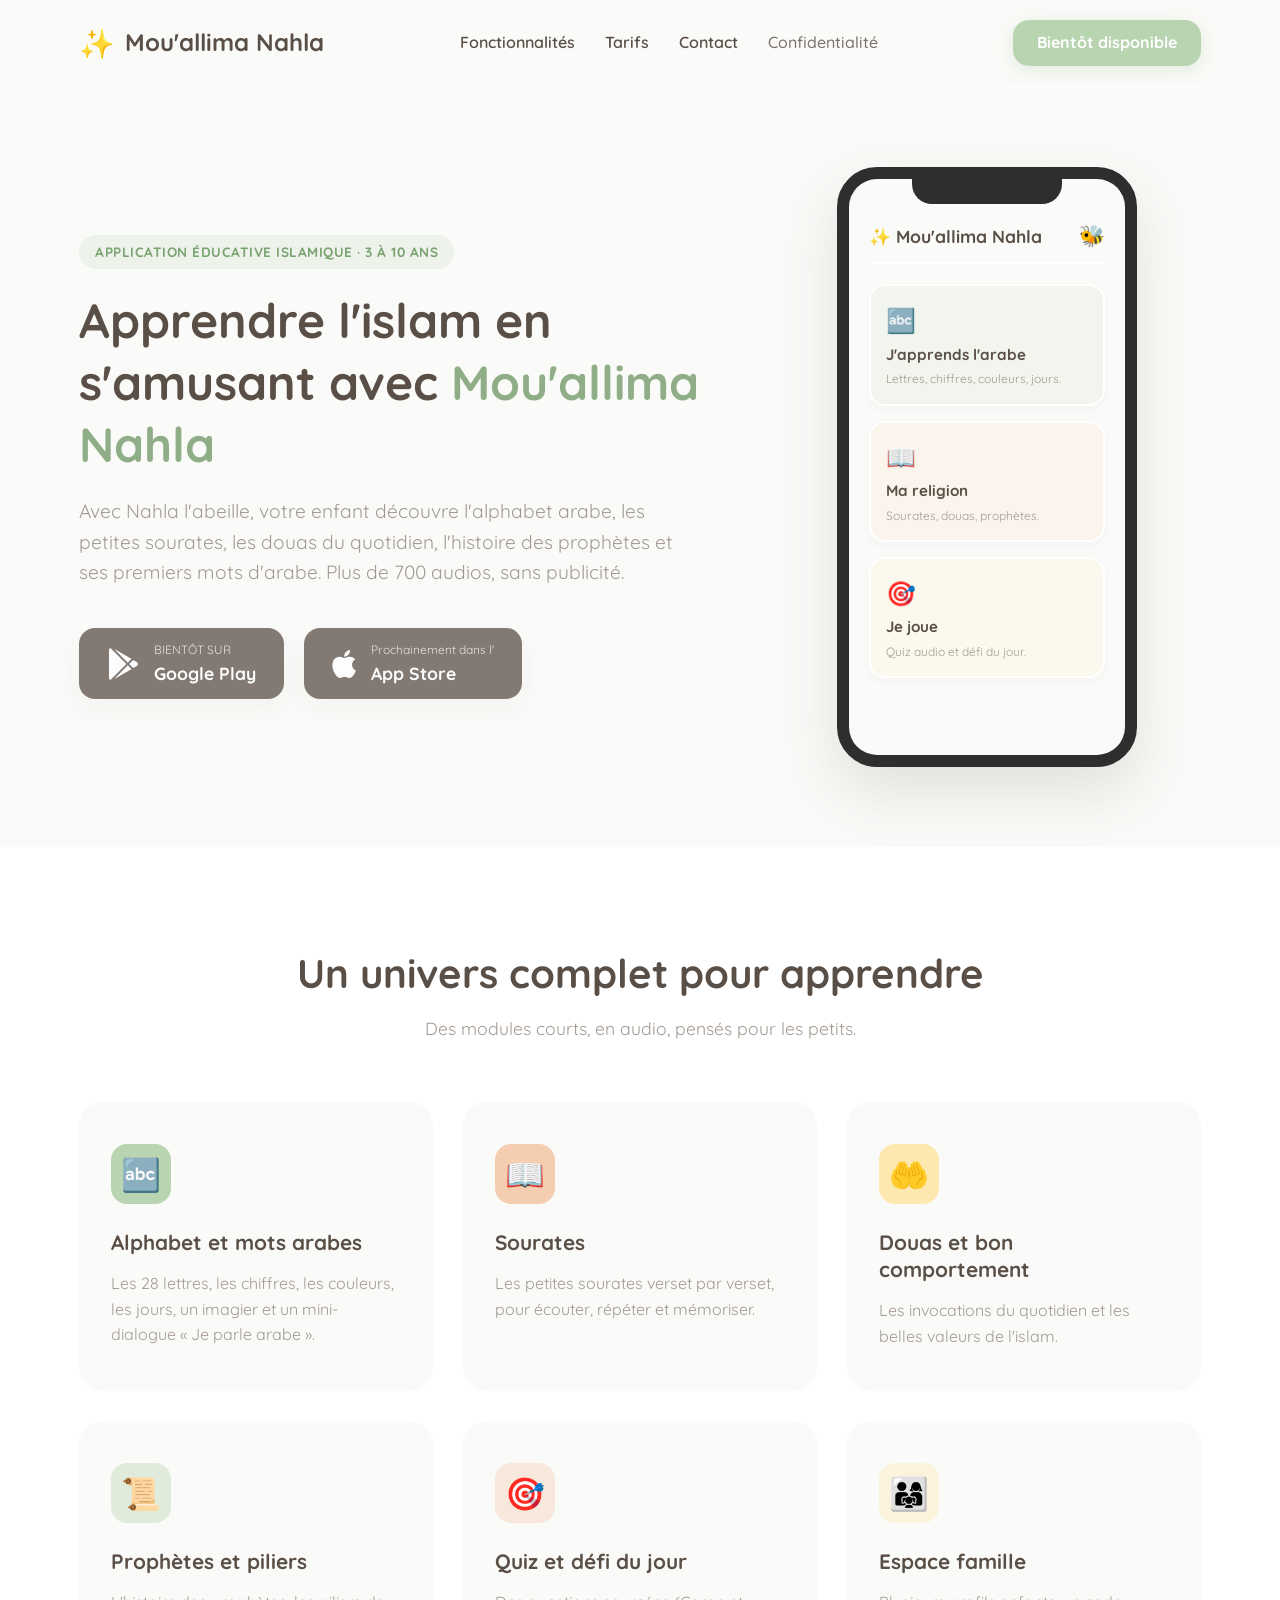
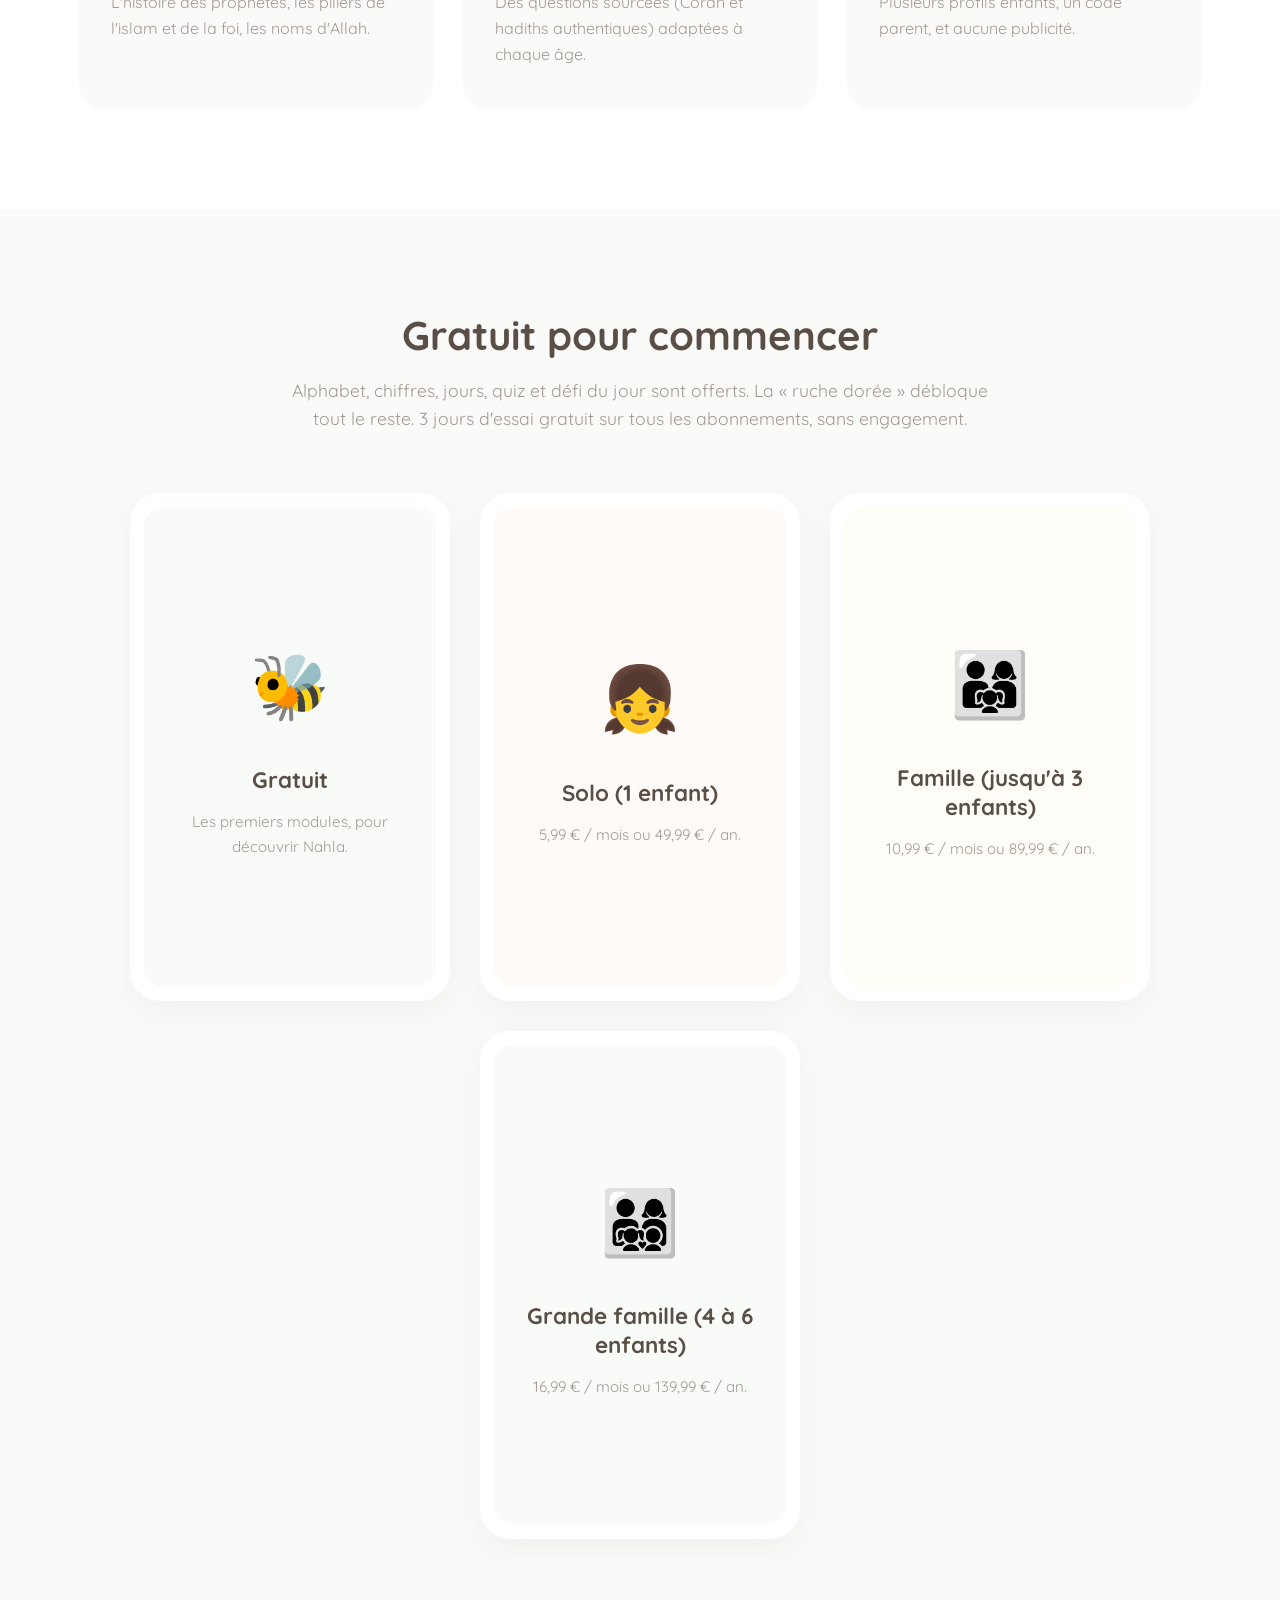
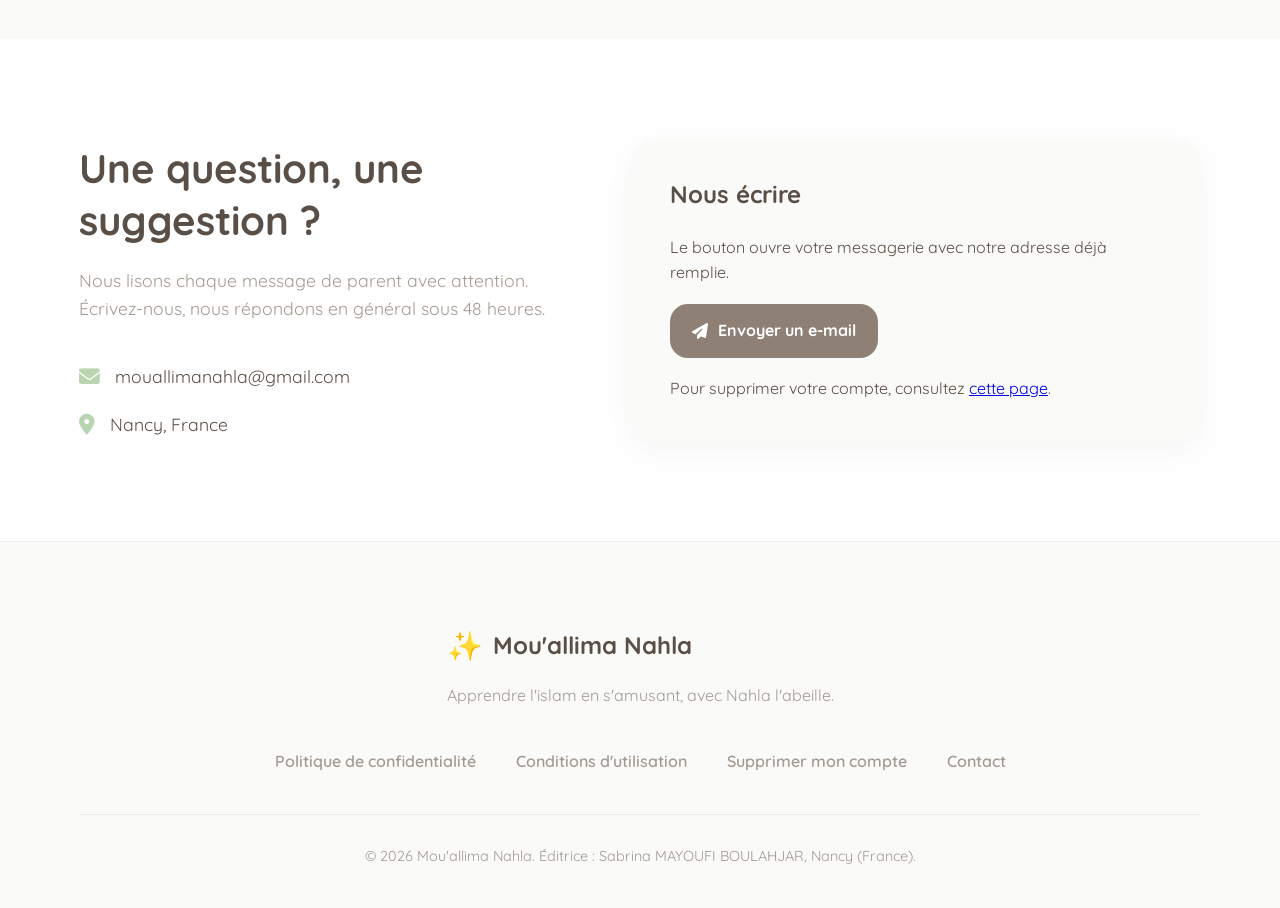
<file: index.html>
<!DOCTYPE html>
<html lang="fr">
<head>
    <meta charset="UTF-8">
    <meta name="viewport" content="width=device-width, initial-scale=1.0">
    <title>Mou'allima Nahla – Apprendre l'islam en s'amusant</title>
    <meta name="description" content="Mou'allima Nahla, l'application éducative pour les enfants de 3 à 10 ans : alphabet arabe, sourates, douas, prophètes, quiz audio. Sans publicité.">
    <link rel="preconnect" href="https://fonts.googleapis.com">
    <link rel="preconnect" href="https://fonts.gstatic.com" crossorigin>
    <link href="https://fonts.googleapis.com/css2?family=Quicksand:wght@500;600;700&display=swap" rel="stylesheet">
    <link rel="stylesheet" href="https://cdnjs.cloudflare.com/ajax/libs/font-awesome/6.4.0/css/all.min.css">
    <link rel="stylesheet" href="style.css">
</head>
<body>
    <header>
        <div class="container">
            <a href="index.html" class="logo" style="text-decoration:none">
                <div class="logo-icon">✨</div>
                <h1>Mou'allima Nahla</h1>
            </a>
            <nav>
                <a href="index.html#features">Fonctionnalités</a>
                <a href="index.html#tarifs">Tarifs</a>
                <a href="index.html#support">Contact</a>
                <a href="privacy.html" class="nav-link-secondary">Confidentialité</a>
            </nav>
            <a href="index.html#download" class="btn-cta-nav">Bientôt disponible</a>
        </div>
    </header>

    <section class="hero">
        <div class="container">
            <div class="hero-content">
                <span class="badge">Application éducative islamique · 3 à 10 ans</span>
                <h2>Apprendre l'islam en s'amusant avec <span>Mou'allima Nahla</span></h2>
                <p>Avec Nahla l'abeille, votre enfant découvre l'alphabet arabe, les petites sourates, les douas du quotidien, l'histoire des prophètes et ses premiers mots d'arabe. Plus de 700 audios, sans publicité.</p>
                <div class="hero-actions" id="download">
                    <span class="btn-playstore store-soon">
                        <i class="fab fa-google-play"></i>
                        <div class="btn-text"><span>BIENTÔT SUR</span><strong>Google Play</strong></div>
                    </span>
                    <span class="btn-appstore store-soon">
                        <i class="fab fa-apple"></i>
                        <div class="btn-text"><span>Prochainement dans l'</span><strong>App Store</strong></div>
                    </span>
                </div>
            </div>
            <div class="hero-image">
                <div class="phone-mockup">
                    <div class="phone-screen">
                        <div class="app-header">
                            <span class="app-title">✨ Mou'allima Nahla</span>
                            <div class="app-avatar">🐝</div>
                        </div>
                        <div class="app-body">
                            <div class="app-card card-green"><span class="card-icon">🔤</span><h3>J'apprends l'arabe</h3><p>Lettres, chiffres, couleurs, jours.</p></div>
                            <div class="app-card card-peach"><span class="card-icon">📖</span><h3>Ma religion</h3><p>Sourates, douas, prophètes.</p></div>
                            <div class="app-card card-honey"><span class="card-icon">🎯</span><h3>Je joue</h3><p>Quiz audio et défi du jour.</p></div>
                        </div>
                    </div>
                </div>
            </div>
        </div>
    </section>

    <section id="features" class="features">
        <div class="container">
            <div class="section-title">
                <h2>Un univers complet pour apprendre</h2>
                <p>Des modules courts, en audio, pensés pour les petits.</p>
            </div>
            <div class="features-grid">
                <div class="feature-card"><div class="feature-icon bg-green">🔤</div><h3>Alphabet et mots arabes</h3><p>Les 28 lettres, les chiffres, les couleurs, les jours, un imagier et un mini-dialogue « Je parle arabe ».</p></div>
                <div class="feature-card"><div class="feature-icon bg-peach">📖</div><h3>Sourates</h3><p>Les petites sourates verset par verset, pour écouter, répéter et mémoriser.</p></div>
                <div class="feature-card"><div class="feature-icon bg-honey">🤲</div><h3>Douas et bon comportement</h3><p>Les invocations du quotidien et les belles valeurs de l'islam.</p></div>
                <div class="feature-card"><div class="feature-icon bg-green-light">📜</div><h3>Prophètes et piliers</h3><p>L'histoire des prophètes, les piliers de l'islam et de la foi, les noms d'Allah.</p></div>
                <div class="feature-card"><div class="feature-icon bg-peach-light">🎯</div><h3>Quiz et défi du jour</h3><p>Des questions sourcées (Coran et hadiths authentiques) adaptées à chaque âge.</p></div>
                <div class="feature-card"><div class="feature-icon bg-honey-light">👨‍👩‍👧</div><h3>Espace famille</h3><p>Plusieurs profils enfants, un code parent, et aucune publicité.</p></div>
            </div>
        </div>
    </section>

    <section id="tarifs" class="screenshots">
        <div class="container">
            <div class="section-title">
                <h2>Gratuit pour commencer</h2>
                <p>Alphabet, chiffres, jours, quiz et défi du jour sont offerts. La « ruche dorée » débloque tout le reste. 3 jours d'essai gratuit sur tous les abonnements, sans engagement.</p>
            </div>
            <div class="screenshots-slider">
                <div class="screenshot-item"><div class="mockup-frame"><div class="screenshot-content bg-green-soft"><span class="screen-emoji">🐝</span><h4>Gratuit</h4><p>Les premiers modules, pour découvrir Nahla.</p></div></div></div>
                <div class="screenshot-item"><div class="mockup-frame"><div class="screenshot-content bg-peach-soft"><span class="screen-emoji">👧</span><h4>Solo (1 enfant)</h4><p>5,99 € / mois ou 49,99 € / an.</p></div></div></div>
                <div class="screenshot-item"><div class="mockup-frame"><div class="screenshot-content bg-honey-soft"><span class="screen-emoji">👨‍👩‍👧</span><h4>Famille (jusqu'à 3 enfants)</h4><p>10,99 € / mois ou 89,99 € / an.</p></div></div></div>
                <div class="screenshot-item"><div class="mockup-frame"><div class="screenshot-content bg-green-soft"><span class="screen-emoji">👨‍👩‍👧‍👦</span><h4>Grande famille (4 à 6 enfants)</h4><p>16,99 € / mois ou 139,99 € / an.</p></div></div></div>
            </div>
        </div>
    </section>

    <section id="support" class="support">
        <div class="container">
            <div class="support-wrapper">
                <div class="support-info">
                    <h2>Une question, une suggestion ?</h2>
                    <p>Nous lisons chaque message de parent avec attention. Écrivez-nous, nous répondons en général sous 48 heures.</p>
                    <div class="contact-details">
                        <div class="contact-item"><i class="fas fa-envelope"></i><span>mouallimanahla@gmail.com</span></div>
                        <div class="contact-item"><i class="fas fa-map-marker-alt"></i><span>Nancy, France</span></div>
                    </div>
                </div>
                <div class="support-form">
                    <h3>Nous écrire</h3>
                    <p style="margin-bottom:18px">Le bouton ouvre votre messagerie avec notre adresse déjà remplie.</p>
                    <a class="btn-mail" href="mailto:mouallimanahla@gmail.com?subject=Noor%20Kids"><i class="fas fa-paper-plane"></i> Envoyer un e-mail</a>
                    <p style="margin-top:18px">Pour supprimer votre compte, consultez <a href="suppression-compte.html">cette page</a>.</p>
                </div>
            </div>
        </div>
    </section>

    <footer>
        <div class="container">
            <div class="footer-brand">
                <div class="logo">
                    <div class="logo-icon">✨</div>
                    <h2>Mou'allima Nahla</h2>
                </div>
                <p>Apprendre l'islam en s'amusant, avec Nahla l'abeille.</p>
            </div>
            <div class="footer-links">
                <a href="privacy.html">Politique de confidentialité</a>
                <a href="terms.html">Conditions d'utilisation</a>
                <a href="suppression-compte.html">Supprimer mon compte</a>
                <a href="index.html#support">Contact</a>
            </div>
            <div class="footer-copy">
                <p>&copy; 2026 Mou'allima Nahla. Éditrice : Sabrina MAYOUFI BOULAHJAR, Nancy (France).</p>
            </div>
        </div>
    </footer>
</body>
</html>
</file>
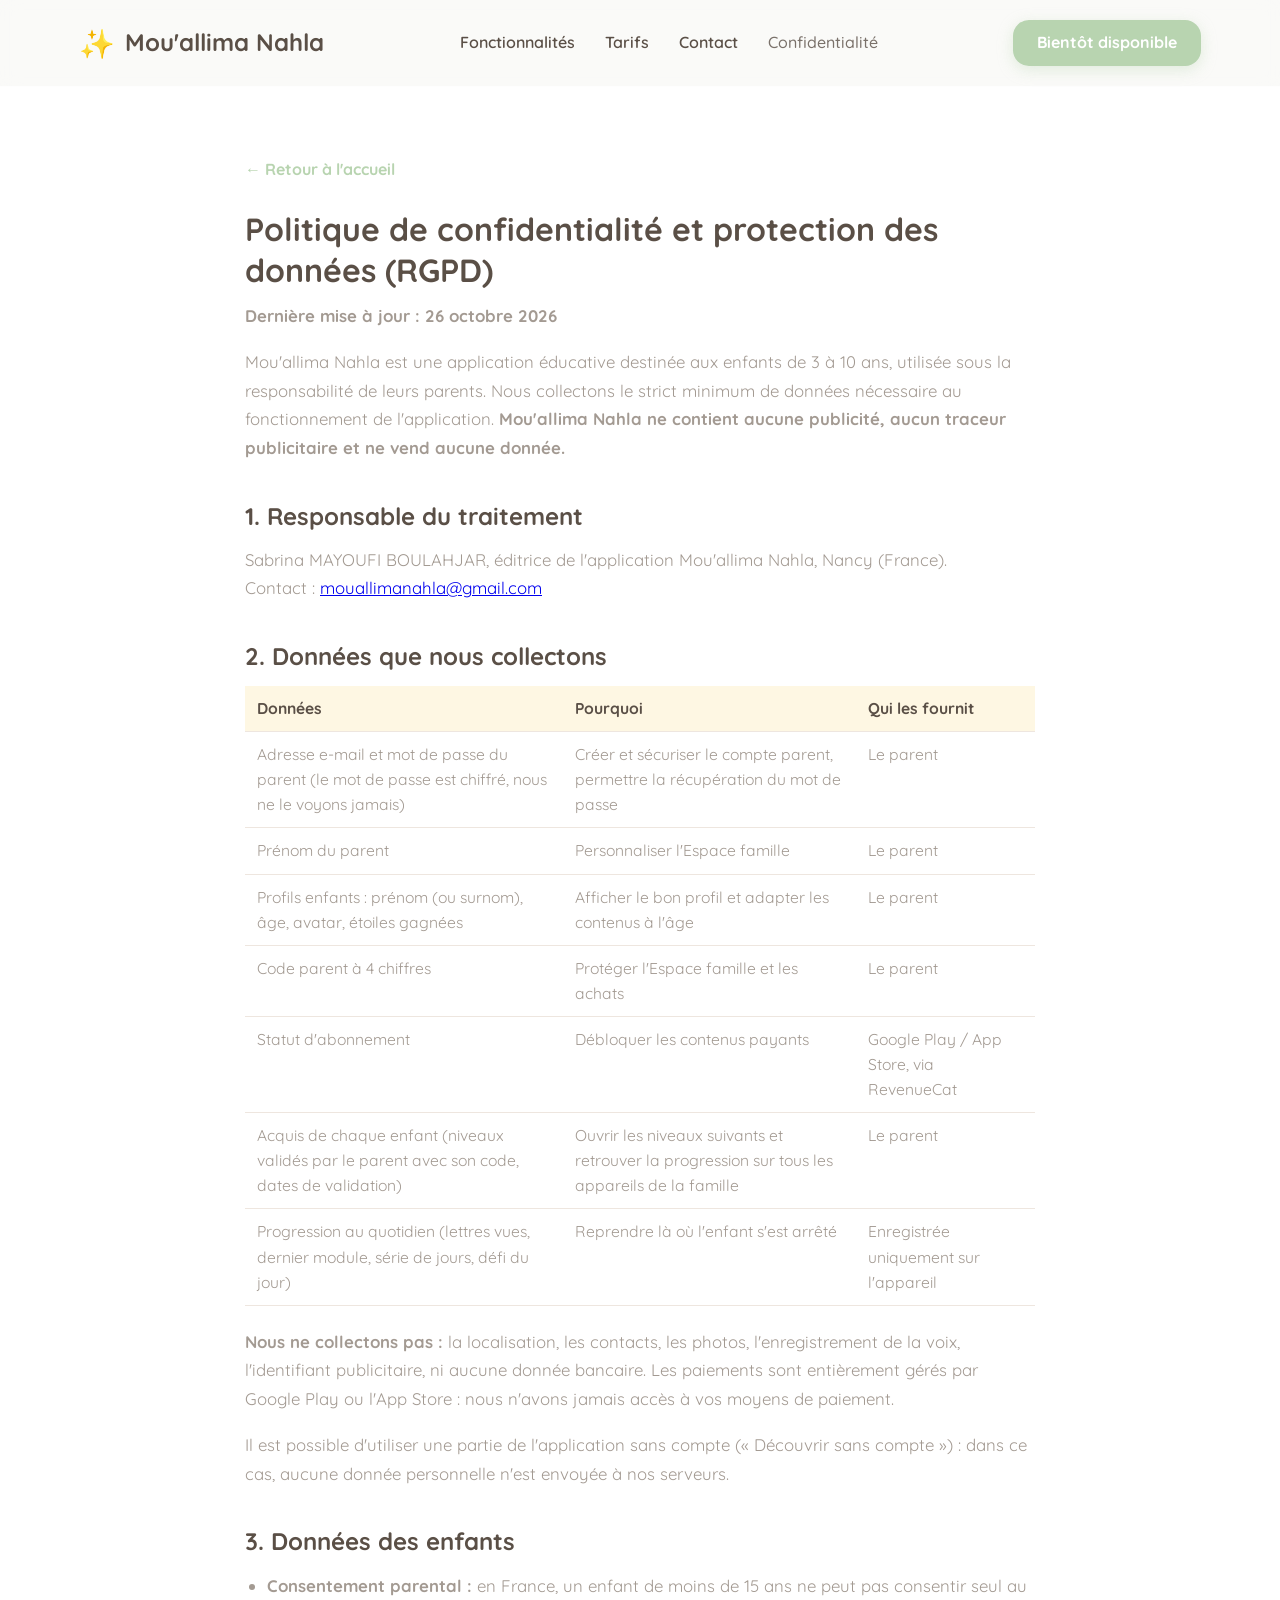
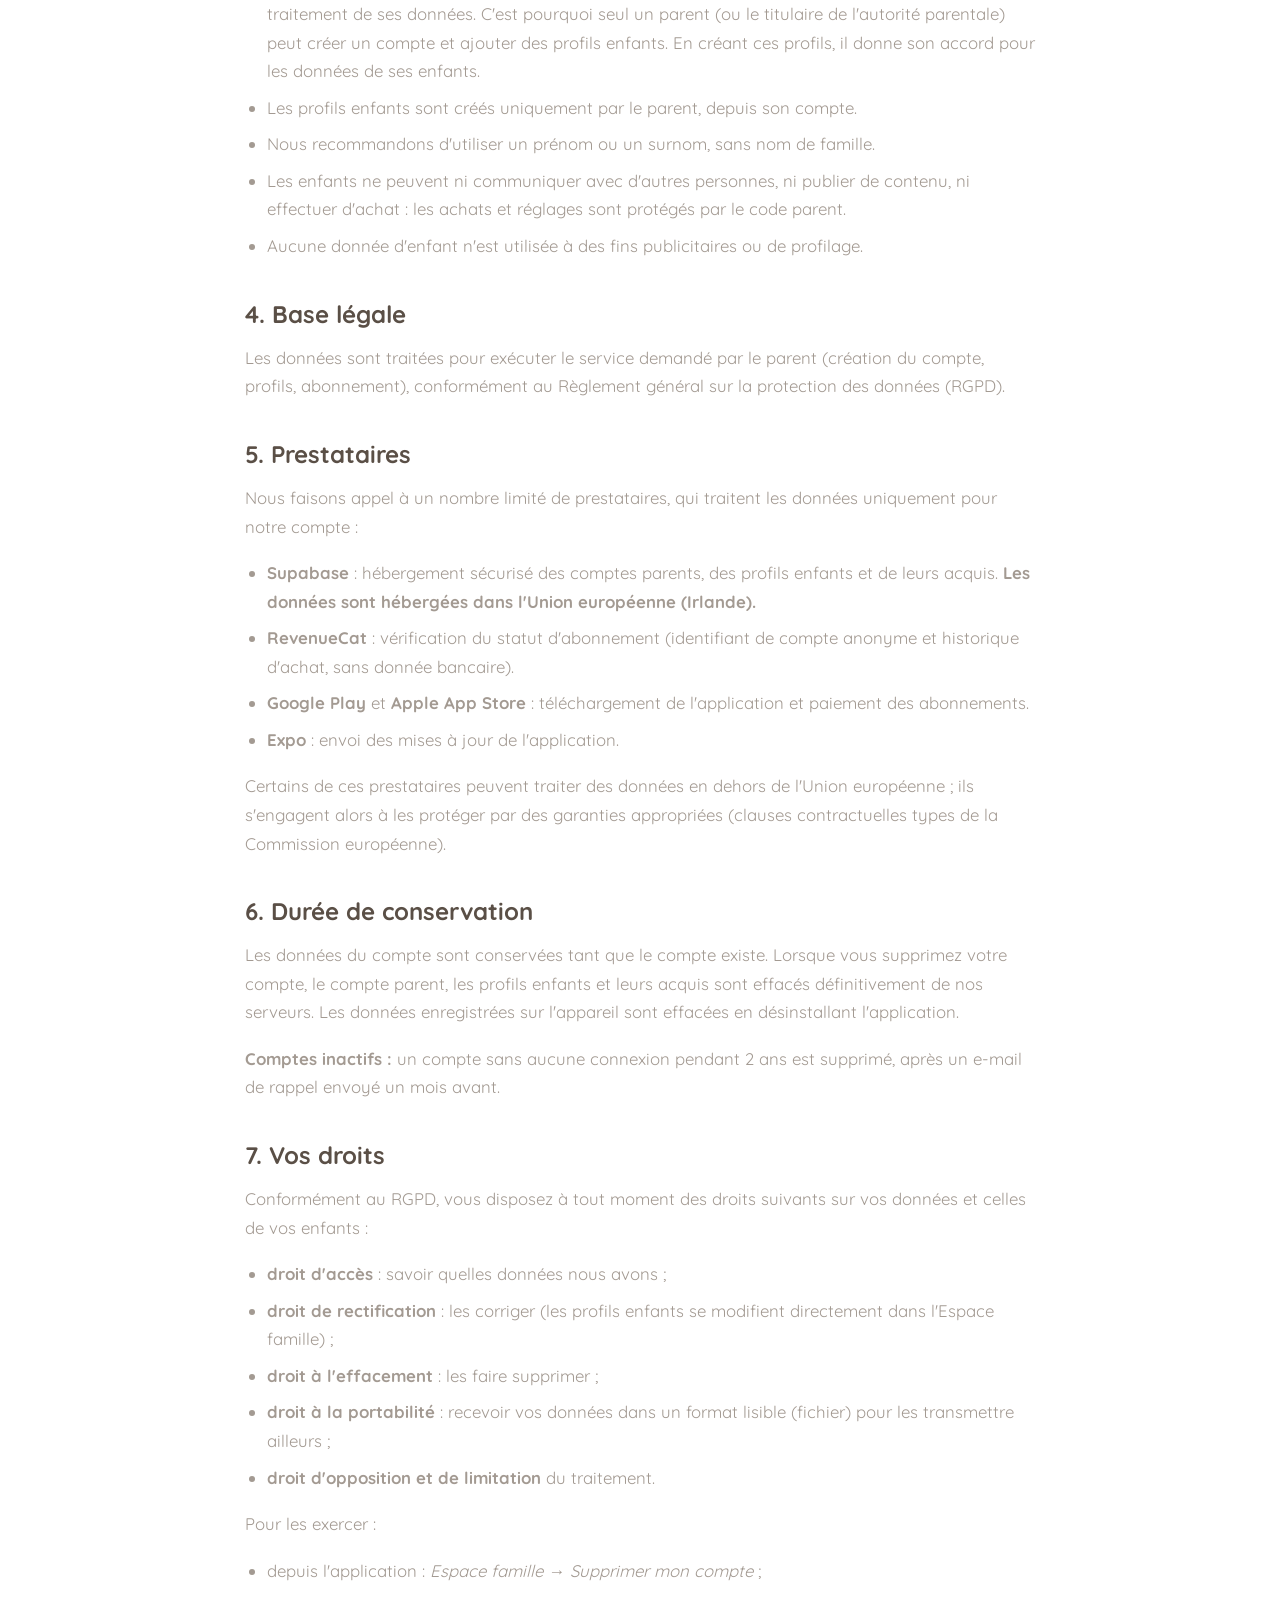
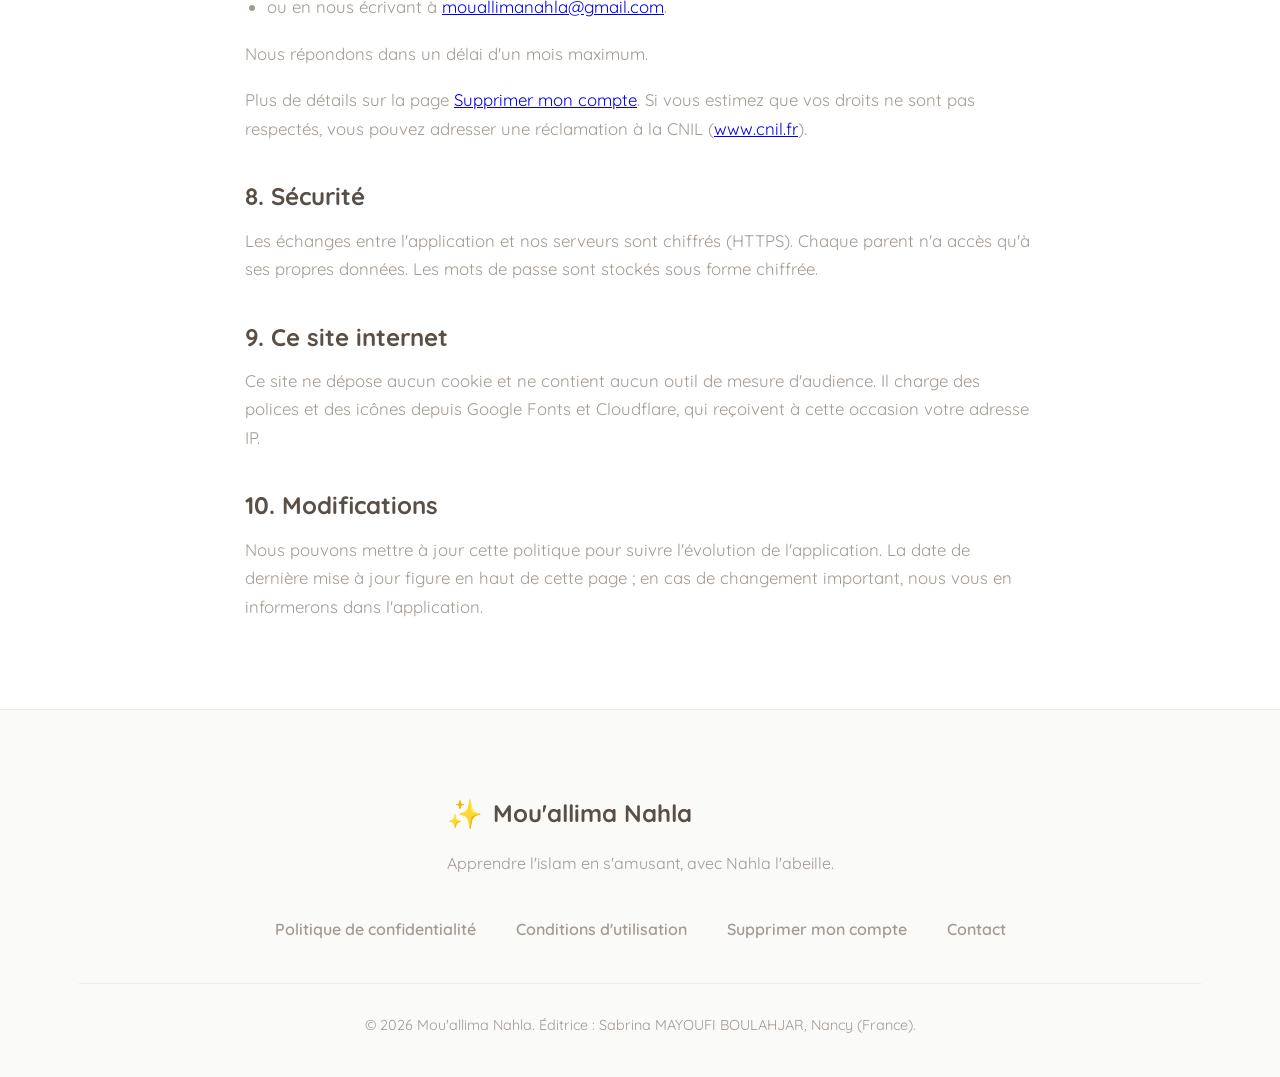
<file: privacy.html>
<!DOCTYPE html>
<html lang="fr">
<head>
    <meta charset="UTF-8">
    <meta name="viewport" content="width=device-width, initial-scale=1.0">
    <title>Politique de confidentialité et RGPD – Mou'allima Nahla</title>
    <meta name="description" content="Comment Mou'allima Nahla collecte, utilise et protège les données des parents et des enfants.">
    <link rel="preconnect" href="https://fonts.googleapis.com">
    <link rel="preconnect" href="https://fonts.gstatic.com" crossorigin>
    <link href="https://fonts.googleapis.com/css2?family=Quicksand:wght@500;600;700&display=swap" rel="stylesheet">
    <link rel="stylesheet" href="https://cdnjs.cloudflare.com/ajax/libs/font-awesome/6.4.0/css/all.min.css">
    <link rel="stylesheet" href="style.css">
</head>
<body>
    <header>
        <div class="container">
            <a href="index.html" class="logo" style="text-decoration:none">
                <div class="logo-icon">✨</div>
                <h1>Mou'allima Nahla</h1>
            </a>
            <nav>
                <a href="index.html#features">Fonctionnalités</a>
                <a href="index.html#tarifs">Tarifs</a>
                <a href="index.html#support">Contact</a>
                <a href="privacy.html" class="nav-link-secondary">Confidentialité</a>
            </nav>
            <a href="index.html#download" class="btn-cta-nav">Bientôt disponible</a>
        </div>
    </header>

    <main class="page-content">
        <div class="container" style="max-width: 820px;">
            <a href="index.html" class="back-home">&larr; Retour à l'accueil</a>
            <h1>Politique de confidentialité et protection des données (RGPD)</h1>
            <p class="updated">Dernière mise à jour : 26 octobre 2026</p>

            <p>Mou'allima Nahla est une application éducative destinée aux enfants de 3 à 10 ans, utilisée sous la responsabilité de leurs parents. Nous collectons le strict minimum de données nécessaire au fonctionnement de l'application. <strong>Mou'allima Nahla ne contient aucune publicité, aucun traceur publicitaire et ne vend aucune donnée.</strong></p>

            <h2>1. Responsable du traitement</h2>
            <p>Sabrina MAYOUFI BOULAHJAR, éditrice de l'application Mou'allima Nahla, Nancy (France).<br>Contact : <a href="mailto:mouallimanahla@gmail.com">mouallimanahla@gmail.com</a></p>

            <h2>2. Données que nous collectons</h2>
            <table>
                <tr><th>Données</th><th>Pourquoi</th><th>Qui les fournit</th></tr>
                <tr><td>Adresse e-mail et mot de passe du parent (le mot de passe est chiffré, nous ne le voyons jamais)</td><td>Créer et sécuriser le compte parent, permettre la récupération du mot de passe</td><td>Le parent</td></tr>
                <tr><td>Prénom du parent</td><td>Personnaliser l'Espace famille</td><td>Le parent</td></tr>
                <tr><td>Profils enfants : prénom (ou surnom), âge, avatar, étoiles gagnées</td><td>Afficher le bon profil et adapter les contenus à l'âge</td><td>Le parent</td></tr>
                <tr><td>Code parent à 4 chiffres</td><td>Protéger l'Espace famille et les achats</td><td>Le parent</td></tr>
                <tr><td>Statut d'abonnement</td><td>Débloquer les contenus payants</td><td>Google Play / App Store, via RevenueCat</td></tr>
                <tr><td>Acquis de chaque enfant (niveaux validés par le parent avec son code, dates de validation)</td><td>Ouvrir les niveaux suivants et retrouver la progression sur tous les appareils de la famille</td><td>Le parent</td></tr>
                <tr><td>Progression au quotidien (lettres vues, dernier module, série de jours, défi du jour)</td><td>Reprendre là où l'enfant s'est arrêté</td><td>Enregistrée uniquement sur l'appareil</td></tr>
            </table>
            <p><strong>Nous ne collectons pas :</strong> la localisation, les contacts, les photos, l'enregistrement de la voix, l'identifiant publicitaire, ni aucune donnée bancaire. Les paiements sont entièrement gérés par Google Play ou l'App Store : nous n'avons jamais accès à vos moyens de paiement.</p>
            <p>Il est possible d'utiliser une partie de l'application sans compte (« Découvrir sans compte ») : dans ce cas, aucune donnée personnelle n'est envoyée à nos serveurs.</p>

            <h2>3. Données des enfants</h2>
            <ul>
                <li><strong>Consentement parental :</strong> en France, un enfant de moins de 15 ans ne peut pas consentir seul au traitement de ses données. C'est pourquoi seul un parent (ou le titulaire de l'autorité parentale) peut créer un compte et ajouter des profils enfants. En créant ces profils, il donne son accord pour les données de ses enfants.</li>
                <li>Les profils enfants sont créés uniquement par le parent, depuis son compte.</li>
                <li>Nous recommandons d'utiliser un prénom ou un surnom, sans nom de famille.</li>
                <li>Les enfants ne peuvent ni communiquer avec d'autres personnes, ni publier de contenu, ni effectuer d'achat : les achats et réglages sont protégés par le code parent.</li>
                <li>Aucune donnée d'enfant n'est utilisée à des fins publicitaires ou de profilage.</li>
            </ul>

            <h2>4. Base légale</h2>
            <p>Les données sont traitées pour exécuter le service demandé par le parent (création du compte, profils, abonnement), conformément au Règlement général sur la protection des données (RGPD).</p>

            <h2>5. Prestataires</h2>
            <p>Nous faisons appel à un nombre limité de prestataires, qui traitent les données uniquement pour notre compte :</p>
            <ul>
                <li><strong>Supabase</strong> : hébergement sécurisé des comptes parents, des profils enfants et de leurs acquis. <strong>Les données sont hébergées dans l'Union européenne (Irlande).</strong></li>
                <li><strong>RevenueCat</strong> : vérification du statut d'abonnement (identifiant de compte anonyme et historique d'achat, sans donnée bancaire).</li>
                <li><strong>Google Play</strong> et <strong>Apple App Store</strong> : téléchargement de l'application et paiement des abonnements.</li>
                <li><strong>Expo</strong> : envoi des mises à jour de l'application.</li>
            </ul>
            <p>Certains de ces prestataires peuvent traiter des données en dehors de l'Union européenne ; ils s'engagent alors à les protéger par des garanties appropriées (clauses contractuelles types de la Commission européenne).</p>

            <h2>6. Durée de conservation</h2>
            <p>Les données du compte sont conservées tant que le compte existe. Lorsque vous supprimez votre compte, le compte parent, les profils enfants et leurs acquis sont effacés définitivement de nos serveurs. Les données enregistrées sur l'appareil sont effacées en désinstallant l'application.</p>
            <p><strong>Comptes inactifs :</strong> un compte sans aucune connexion pendant 2 ans est supprimé, après un e-mail de rappel envoyé un mois avant.</p>

            <h2>7. Vos droits</h2>
            <p>Conformément au RGPD, vous disposez à tout moment des droits suivants sur vos données et celles de vos enfants :</p>
            <ul>
                <li><strong>droit d'accès</strong> : savoir quelles données nous avons ;</li>
                <li><strong>droit de rectification</strong> : les corriger (les profils enfants se modifient directement dans l'Espace famille) ;</li>
                <li><strong>droit à l'effacement</strong> : les faire supprimer ;</li>
                <li><strong>droit à la portabilité</strong> : recevoir vos données dans un format lisible (fichier) pour les transmettre ailleurs ;</li>
                <li><strong>droit d'opposition et de limitation</strong> du traitement.</li>
            </ul>
            <p>Pour les exercer :</p>
            <ul>
                <li>depuis l'application : <em>Espace famille → Supprimer mon compte</em> ;</li>
                <li>ou en nous écrivant à <a href="mailto:mouallimanahla@gmail.com">mouallimanahla@gmail.com</a>.</li>
            </ul>
            <p>Nous répondons dans un délai d'un mois maximum.</p>
            <p>Plus de détails sur la page <a href="suppression-compte.html">Supprimer mon compte</a>. Si vous estimez que vos droits ne sont pas respectés, vous pouvez adresser une réclamation à la CNIL (<a href="https://www.cnil.fr" target="_blank" rel="noopener">www.cnil.fr</a>).</p>

            <h2>8. Sécurité</h2>
            <p>Les échanges entre l'application et nos serveurs sont chiffrés (HTTPS). Chaque parent n'a accès qu'à ses propres données. Les mots de passe sont stockés sous forme chiffrée.</p>

            <h2>9. Ce site internet</h2>
            <p>Ce site ne dépose aucun cookie et ne contient aucun outil de mesure d'audience. Il charge des polices et des icônes depuis Google Fonts et Cloudflare, qui reçoivent à cette occasion votre adresse IP.</p>

            <h2>10. Modifications</h2>
            <p>Nous pouvons mettre à jour cette politique pour suivre l'évolution de l'application. La date de dernière mise à jour figure en haut de cette page ; en cas de changement important, nous vous en informerons dans l'application.</p>
        </div>
    </main>

    <footer>
        <div class="container">
            <div class="footer-brand">
                <div class="logo">
                    <div class="logo-icon">✨</div>
                    <h2>Mou'allima Nahla</h2>
                </div>
                <p>Apprendre l'islam en s'amusant, avec Nahla l'abeille.</p>
            </div>
            <div class="footer-links">
                <a href="privacy.html">Politique de confidentialité</a>
                <a href="terms.html">Conditions d'utilisation</a>
                <a href="suppression-compte.html">Supprimer mon compte</a>
                <a href="index.html#support">Contact</a>
            </div>
            <div class="footer-copy">
                <p>&copy; 2026 Mou'allima Nahla. Éditrice : Sabrina MAYOUFI BOULAHJAR, Nancy (France).</p>
            </div>
        </div>
    </footer>
</body>
</html>
</file>
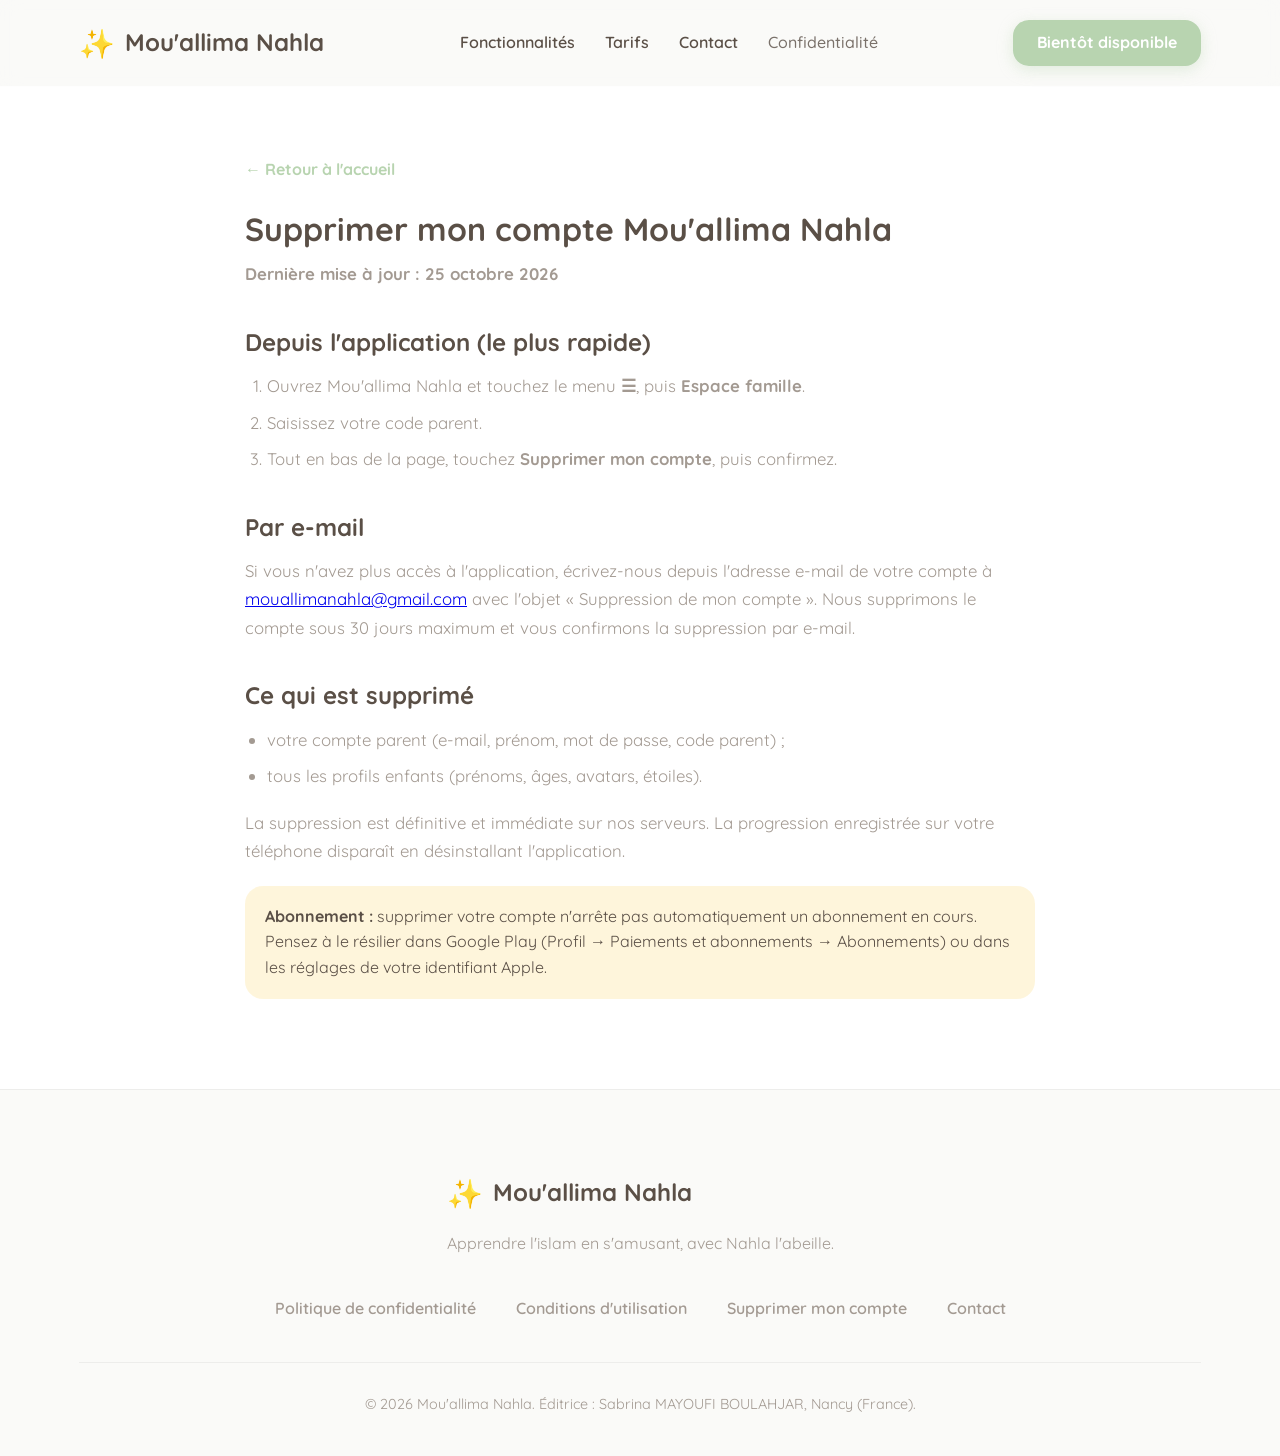
<file: suppression-compte.html>
<!DOCTYPE html>
<html lang="fr">
<head>
    <meta charset="UTF-8">
    <meta name="viewport" content="width=device-width, initial-scale=1.0">
    <title>Supprimer mon compte – Mou'allima Nahla</title>
    <meta name="description" content="Comment supprimer votre compte Mou'allima Nahla et vos données.">
    <link rel="preconnect" href="https://fonts.googleapis.com">
    <link rel="preconnect" href="https://fonts.gstatic.com" crossorigin>
    <link href="https://fonts.googleapis.com/css2?family=Quicksand:wght@500;600;700&display=swap" rel="stylesheet">
    <link rel="stylesheet" href="https://cdnjs.cloudflare.com/ajax/libs/font-awesome/6.4.0/css/all.min.css">
    <link rel="stylesheet" href="style.css">
</head>
<body>
    <header>
        <div class="container">
            <a href="index.html" class="logo" style="text-decoration:none">
                <div class="logo-icon">✨</div>
                <h1>Mou'allima Nahla</h1>
            </a>
            <nav>
                <a href="index.html#features">Fonctionnalités</a>
                <a href="index.html#tarifs">Tarifs</a>
                <a href="index.html#support">Contact</a>
                <a href="privacy.html" class="nav-link-secondary">Confidentialité</a>
            </nav>
            <a href="index.html#download" class="btn-cta-nav">Bientôt disponible</a>
        </div>
    </header>

    <main class="page-content">
        <div class="container" style="max-width: 820px;">
            <a href="index.html" class="back-home">&larr; Retour à l'accueil</a>
            <h1>Supprimer mon compte Mou'allima Nahla</h1>
            <p class="updated">Dernière mise à jour : 25 octobre 2026</p>

            <h2>Depuis l'application (le plus rapide)</h2>
            <ol>
                <li>Ouvrez Mou'allima Nahla et touchez le menu <strong>☰</strong>, puis <strong>Espace famille</strong>.</li>
                <li>Saisissez votre code parent.</li>
                <li>Tout en bas de la page, touchez <strong>Supprimer mon compte</strong>, puis confirmez.</li>
            </ol>

            <h2>Par e-mail</h2>
            <p>Si vous n'avez plus accès à l'application, écrivez-nous depuis l'adresse e-mail de votre compte à <a href="mailto:mouallimanahla@gmail.com?subject=Suppression%20de%20mon%20compte%20Noor%20Kids">mouallimanahla@gmail.com</a> avec l'objet « Suppression de mon compte ». Nous supprimons le compte sous 30 jours maximum et vous confirmons la suppression par e-mail.</p>

            <h2>Ce qui est supprimé</h2>
            <ul>
                <li>votre compte parent (e-mail, prénom, mot de passe, code parent) ;</li>
                <li>tous les profils enfants (prénoms, âges, avatars, étoiles).</li>
            </ul>
            <p>La suppression est définitive et immédiate sur nos serveurs. La progression enregistrée sur votre téléphone disparaît en désinstallant l'application.</p>

            <div class="note-box"><strong>Abonnement :</strong> supprimer votre compte n'arrête pas automatiquement un abonnement en cours. Pensez à le résilier dans Google Play (Profil → Paiements et abonnements → Abonnements) ou dans les réglages de votre identifiant Apple.</div>
        </div>
    </main>

    <footer>
        <div class="container">
            <div class="footer-brand">
                <div class="logo">
                    <div class="logo-icon">✨</div>
                    <h2>Mou'allima Nahla</h2>
                </div>
                <p>Apprendre l'islam en s'amusant, avec Nahla l'abeille.</p>
            </div>
            <div class="footer-links">
                <a href="privacy.html">Politique de confidentialité</a>
                <a href="terms.html">Conditions d'utilisation</a>
                <a href="suppression-compte.html">Supprimer mon compte</a>
                <a href="index.html#support">Contact</a>
            </div>
            <div class="footer-copy">
                <p>&copy; 2026 Mou'allima Nahla. Éditrice : Sabrina MAYOUFI BOULAHJAR, Nancy (France).</p>
            </div>
        </div>
    </footer>
</body>
</html>
</file>
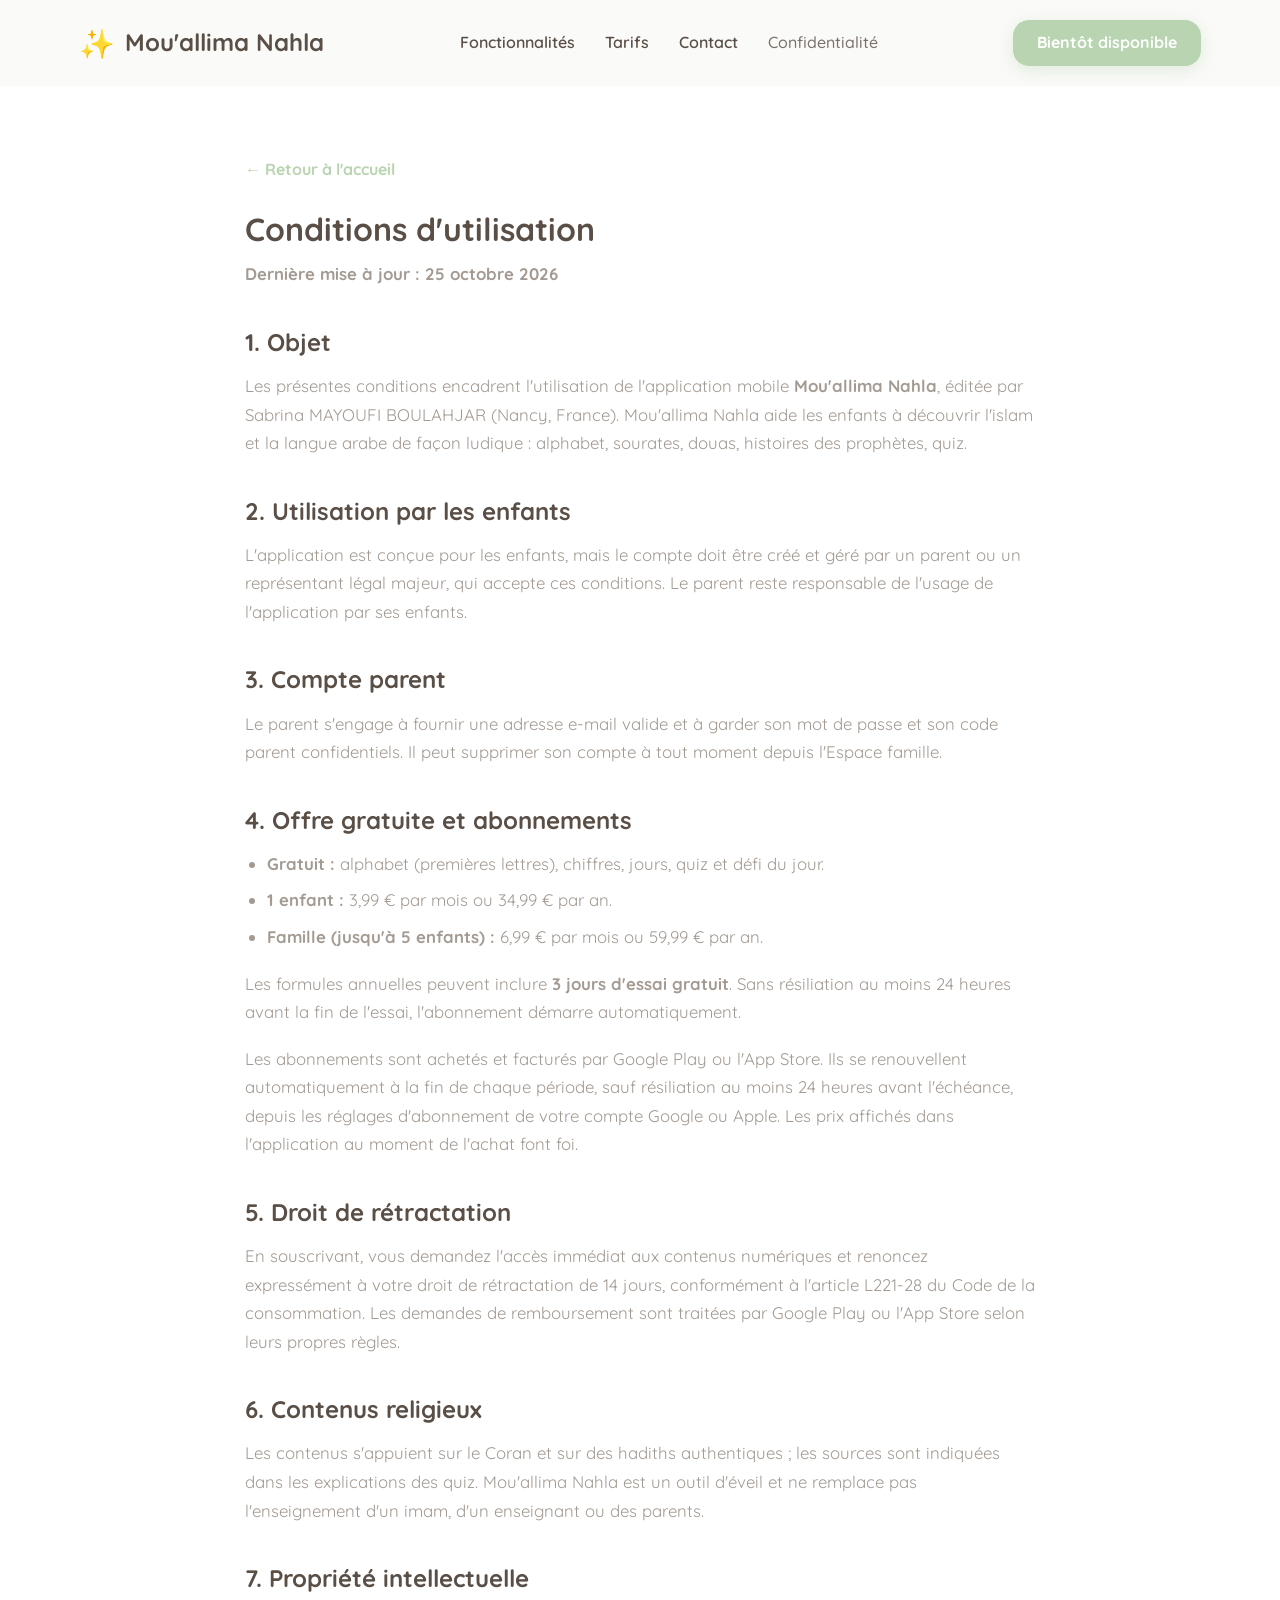
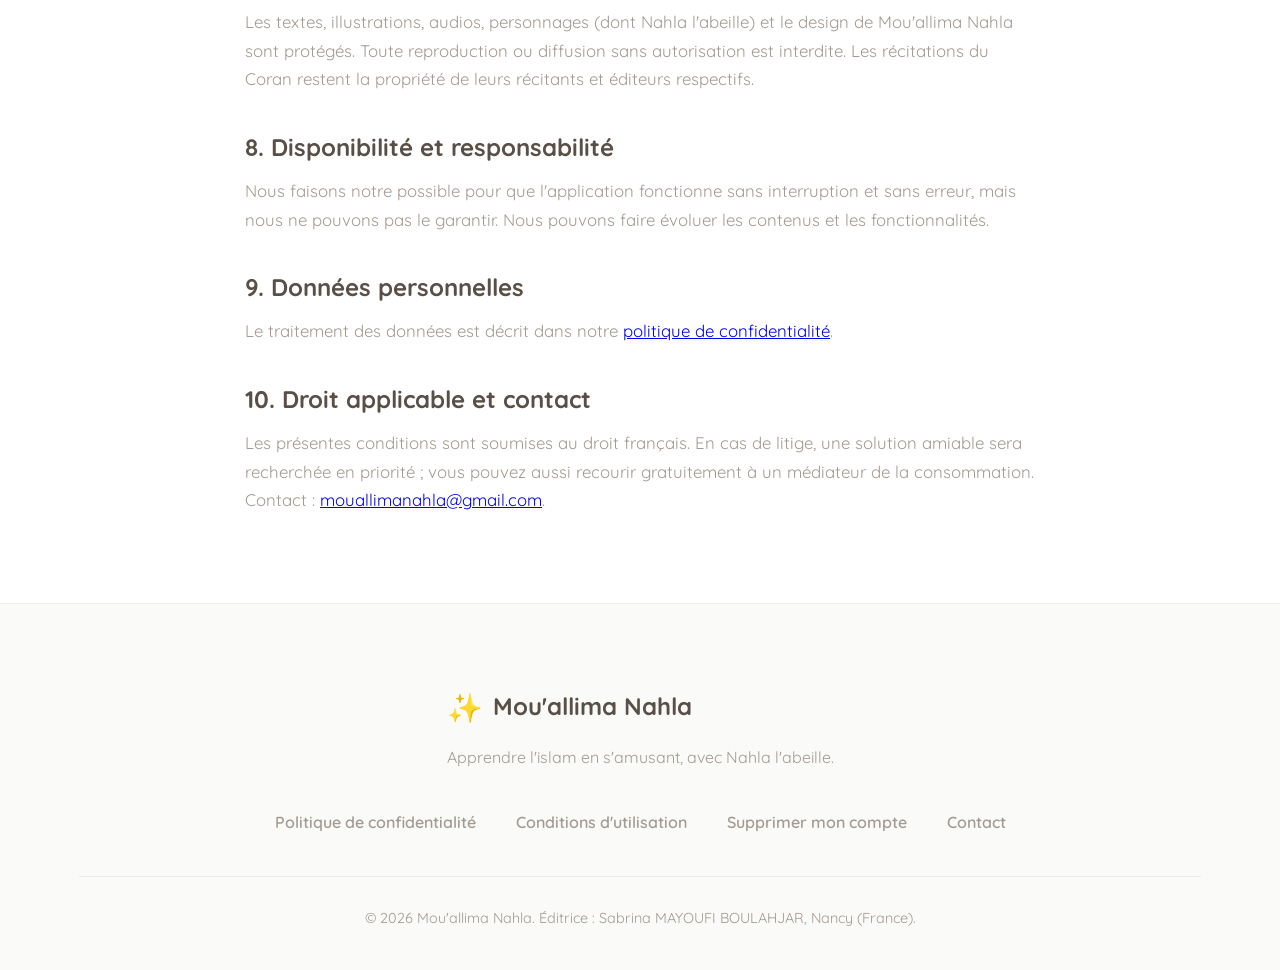
<file: terms.html>
<!DOCTYPE html>
<html lang="fr">
<head>
    <meta charset="UTF-8">
    <meta name="viewport" content="width=device-width, initial-scale=1.0">
    <title>Conditions d'utilisation – Mou'allima Nahla</title>
    <meta name="description" content="Conditions générales d'utilisation et de vente de l'application Mou'allima Nahla.">
    <link rel="preconnect" href="https://fonts.googleapis.com">
    <link rel="preconnect" href="https://fonts.gstatic.com" crossorigin>
    <link href="https://fonts.googleapis.com/css2?family=Quicksand:wght@500;600;700&display=swap" rel="stylesheet">
    <link rel="stylesheet" href="https://cdnjs.cloudflare.com/ajax/libs/font-awesome/6.4.0/css/all.min.css">
    <link rel="stylesheet" href="style.css">
</head>
<body>
    <header>
        <div class="container">
            <a href="index.html" class="logo" style="text-decoration:none">
                <div class="logo-icon">✨</div>
                <h1>Mou'allima Nahla</h1>
            </a>
            <nav>
                <a href="index.html#features">Fonctionnalités</a>
                <a href="index.html#tarifs">Tarifs</a>
                <a href="index.html#support">Contact</a>
                <a href="privacy.html" class="nav-link-secondary">Confidentialité</a>
            </nav>
            <a href="index.html#download" class="btn-cta-nav">Bientôt disponible</a>
        </div>
    </header>

    <main class="page-content">
        <div class="container" style="max-width: 820px;">
            <a href="index.html" class="back-home">&larr; Retour à l'accueil</a>
            <h1>Conditions d'utilisation</h1>
            <p class="updated">Dernière mise à jour : 25 octobre 2026</p>

            <h2>1. Objet</h2>
            <p>Les présentes conditions encadrent l'utilisation de l'application mobile <strong>Mou'allima Nahla</strong>, éditée par Sabrina MAYOUFI BOULAHJAR (Nancy, France). Mou'allima Nahla aide les enfants à découvrir l'islam et la langue arabe de façon ludique : alphabet, sourates, douas, histoires des prophètes, quiz.</p>

            <h2>2. Utilisation par les enfants</h2>
            <p>L'application est conçue pour les enfants, mais le compte doit être créé et géré par un parent ou un représentant légal majeur, qui accepte ces conditions. Le parent reste responsable de l'usage de l'application par ses enfants.</p>

            <h2>3. Compte parent</h2>
            <p>Le parent s'engage à fournir une adresse e-mail valide et à garder son mot de passe et son code parent confidentiels. Il peut supprimer son compte à tout moment depuis l'Espace famille.</p>

            <h2>4. Offre gratuite et abonnements</h2>
            <ul>
                <li><strong>Gratuit :</strong> alphabet (premières lettres), chiffres, jours, quiz et défi du jour.</li>
                <li><strong>1 enfant :</strong> 3,99 € par mois ou 34,99 € par an.</li>
                <li><strong>Famille (jusqu'à 5 enfants) :</strong> 6,99 € par mois ou 59,99 € par an.</li>
            </ul>
            <p>Les formules annuelles peuvent inclure <strong>3 jours d'essai gratuit</strong>. Sans résiliation au moins 24 heures avant la fin de l'essai, l'abonnement démarre automatiquement.</p>
            <p>Les abonnements sont achetés et facturés par Google Play ou l'App Store. Ils se renouvellent automatiquement à la fin de chaque période, sauf résiliation au moins 24 heures avant l'échéance, depuis les réglages d'abonnement de votre compte Google ou Apple. Les prix affichés dans l'application au moment de l'achat font foi.</p>

            <h2>5. Droit de rétractation</h2>
            <p>En souscrivant, vous demandez l'accès immédiat aux contenus numériques et renoncez expressément à votre droit de rétractation de 14 jours, conformément à l'article L221-28 du Code de la consommation. Les demandes de remboursement sont traitées par Google Play ou l'App Store selon leurs propres règles.</p>

            <h2>6. Contenus religieux</h2>
            <p>Les contenus s'appuient sur le Coran et sur des hadiths authentiques ; les sources sont indiquées dans les explications des quiz. Mou'allima Nahla est un outil d'éveil et ne remplace pas l'enseignement d'un imam, d'un enseignant ou des parents.</p>

            <h2>7. Propriété intellectuelle</h2>
            <p>Les textes, illustrations, audios, personnages (dont Nahla l'abeille) et le design de Mou'allima Nahla sont protégés. Toute reproduction ou diffusion sans autorisation est interdite. Les récitations du Coran restent la propriété de leurs récitants et éditeurs respectifs.</p>

            <h2>8. Disponibilité et responsabilité</h2>
            <p>Nous faisons notre possible pour que l'application fonctionne sans interruption et sans erreur, mais nous ne pouvons pas le garantir. Nous pouvons faire évoluer les contenus et les fonctionnalités.</p>

            <h2>9. Données personnelles</h2>
            <p>Le traitement des données est décrit dans notre <a href="privacy.html">politique de confidentialité</a>.</p>

            <h2>10. Droit applicable et contact</h2>
            <p>Les présentes conditions sont soumises au droit français. En cas de litige, une solution amiable sera recherchée en priorité ; vous pouvez aussi recourir gratuitement à un médiateur de la consommation. Contact : <a href="mailto:mouallimanahla@gmail.com">mouallimanahla@gmail.com</a>.</p>
        </div>
    </main>

    <footer>
        <div class="container">
            <div class="footer-brand">
                <div class="logo">
                    <div class="logo-icon">✨</div>
                    <h2>Mou'allima Nahla</h2>
                </div>
                <p>Apprendre l'islam en s'amusant, avec Nahla l'abeille.</p>
            </div>
            <div class="footer-links">
                <a href="privacy.html">Politique de confidentialité</a>
                <a href="terms.html">Conditions d'utilisation</a>
                <a href="suppression-compte.html">Supprimer mon compte</a>
                <a href="index.html#support">Contact</a>
            </div>
            <div class="footer-copy">
                <p>&copy; 2026 Mou'allima Nahla. Éditrice : Sabrina MAYOUFI BOULAHJAR, Nancy (France).</p>
            </div>
        </div>
    </footer>
</body>
</html>
</file>
<file: style.css>
/* Reset and General Styles */
* {
    margin: 0;
    padding: 0;
    box-sizing: border-box;
}

:root {
    --color-green: #b8d4b0;
    --color-peach: #f5cdb0;
    --color-honey: #fde8b0;
    --color-taupe: #8e8075;
    
    --color-white: #ffffff;
    --color-offwhite: #fafaf8;
    --color-text: #5a4f46;
    --color-text-light: #a39a92;
    
    --color-success: #b8d4b0;
    --color-warning: #f0a830;
    --color-error: #e07060;
    
    --font-main: 'Quicksand', sans-serif;
    --border-radius-lg: 24px;
    --border-radius-md: 16px;
    --transition-smooth: all 0.3s cubic-bezier(0.4, 0, 0.2, 1);
    --shadow-soft: 0 10px 30px rgba(90, 79, 70, 0.06);
    --shadow-hover: 0 20px 40px rgba(90, 79, 70, 0.12);
}

html {
    scroll-behavior: smooth;
}

body {
    font-family: var(--font-main);
    color: var(--color-text);
    background-color: var(--color-offwhite);
    line-height: 1.6;
    overflow-x: hidden;
}

.container {
    width: 90%;
    max-width: 1200px;
    margin: 0 auto;
    padding: 0 15px;
}

/* Typography */
h1, h2, h3, h4 {
    font-weight: 700;
    line-height: 1.3;
}

/* Header & Navigation */
header {
    background-color: rgba(250, 250, 248, 0.85);
    backdrop-filter: blur(10px);
    position: sticky;
    top: 0;
    z-index: 1000;
    padding: 20px 0;
    border-bottom: 1px solid rgba(255, 255, 255, 0.8);
    transition: var(--transition-smooth);
}

header .container {
    display: flex;
    justify-content: space-between;
    align-items: center;
}

.logo {
    display: flex;
    align-items: center;
    gap: 10px;
    text-decoration: none;
    color: var(--color-text);
}

.logo-icon {
    font-size: 1.8rem;
    animation: float 3s ease-in-out infinite;
}

.logo h1 {
    font-size: 1.5rem;
    color: var(--color-text);
}

nav {
    display: flex;
    gap: 30px;
    align-items: center;
}

nav a {
    text-decoration: none;
    color: var(--color-text);
    font-weight: 600;
    font-size: 1rem;
    transition: var(--transition-smooth);
    position: relative;
}

nav a::after {
    content: '';
    position: absolute;
    width: 0;
    height: 3px;
    bottom: -5px;
    left: 0;
    background-color: var(--color-green);
    border-radius: 2px;
    transition: var(--transition-smooth);
}

nav a:hover::after {
    width: 100%;
}

nav a:hover {
    color: var(--color-taupe);
}

.nav-link-secondary {
    opacity: 0.8;
    font-weight: 500;
}

.btn-cta-nav {
    background-color: var(--color-green);
    color: var(--color-white);
    text-decoration: none;
    padding: 10px 24px;
    border-radius: var(--border-radius-md);
    font-weight: 700;
    transition: var(--transition-smooth);
    box-shadow: 0 4px 15px rgba(184, 212, 176, 0.4);
}

.btn-cta-nav:hover {
    background-color: #a4c49b;
    transform: translateY(-2px);
    box-shadow: 0 6px 20px rgba(184, 212, 176, 0.6);
}

/* Hero Section */
.hero {
    padding: 80px 0;
    position: relative;
    overflow: hidden;
}

.hero .container {
    display: flex;
    align-items: center;
    gap: 50px;
}

.hero-content {
    flex: 1.2;
}

.badge {
    display: inline-block;
    background-color: rgba(184, 212, 176, 0.2);
    color: #7ba271;
    padding: 6px 16px;
    border-radius: 50px;
    font-weight: 700;
    font-size: 0.85rem;
    margin-bottom: 20px;
    text-transform: uppercase;
    letter-spacing: 0.5px;
}

.hero-content h2 {
    font-size: 3rem;
    margin-bottom: 20px;
    color: var(--color-text);
}

.hero-content h2 span {
    color: #8fae87;
    position: relative;
}

.hero-content p {
    font-size: 1.2rem;
    color: var(--color-text-light);
    margin-bottom: 40px;
    max-width: 600px;
}

.hero-actions {
    display: flex;
    gap: 20px;
}

.btn-appstore, .btn-playstore {
    display: flex;
    align-items: center;
    background-color: var(--color-text);
    color: var(--color-white);
    text-decoration: none;
    padding: 12px 28px;
    border-radius: var(--border-radius-md);
    gap: 15px;
    transition: var(--transition-smooth);
    box-shadow: var(--shadow-soft);
}

.btn-appstore:hover, .btn-playstore:hover {
    background-color: var(--color-taupe);
    transform: translateY(-3px);
    box-shadow: var(--shadow-hover);
}

.btn-appstore i, .btn-playstore i {
    font-size: 2rem;
}

.btn-text {
    display: flex;
    flex-direction: column;
}

.btn-text span {
    font-size: 0.75rem;
    opacity: 0.8;
}

.btn-text strong {
    font-size: 1.1rem;
    font-weight: 700;
}

.hero-image {
    flex: 0.8;
    display: flex;
    justify-content: center;
}

/* Phone Mockup */
.phone-mockup {
    width: 300px;
    height: 600px;
    background-color: #1e1e1e;
    border: 12px solid #2e2e2e;
    border-radius: 40px;
    box-shadow: 0 25px 60px rgba(90, 79, 70, 0.15);
    position: relative;
    overflow: hidden;
}

.phone-mockup::before {
    content: '';
    position: absolute;
    top: 0;
    left: 50%;
    transform: translateX(-50%);
    width: 150px;
    height: 25px;
    background-color: #2e2e2e;
    border-bottom-left-radius: 20px;
    border-bottom-right-radius: 20px;
    z-index: 10;
}

.phone-screen {
    width: 100%;
    height: 100%;
    background-color: var(--color-offwhite);
    padding: 40px 20px 20px 20px;
    display: flex;
    flex-direction: column;
    gap: 20px;
    overflow: hidden;
}

.app-header {
    display: flex;
    justify-content: space-between;
    align-items: center;
    border-bottom: 2px solid var(--color-white);
    padding-bottom: 10px;
}

.app-title {
    font-weight: 700;
    font-size: 1.1rem;
}

.app-avatar {
    font-size: 1.3rem;
}

.app-body {
    display: flex;
    flex-direction: column;
    gap: 15px;
}

.app-card {
    background-color: var(--color-white);
    border-radius: var(--border-radius-md);
    padding: 15px;
    box-shadow: 0 4px 10px rgba(90, 79, 70, 0.03);
    border: 2px solid var(--color-white);
    transition: var(--transition-smooth);
}

.app-card h3 {
    font-size: 0.95rem;
    margin: 5px 0;
}

.app-card p {
    font-size: 0.75rem;
    color: var(--color-text-light);
}

.card-icon {
    font-size: 1.5rem;
}

.card-green {
    background-color: rgba(184, 212, 176, 0.15);
}

.card-peach {
    background-color: rgba(245, 205, 176, 0.15);
}

.card-honey {
    background-color: rgba(253, 232, 176, 0.15);
}

/* Features Section */
.features {
    padding: 100px 0;
    background-color: var(--color-white);
}

.section-title {
    text-align: center;
    max-width: 700px;
    margin: 0 auto 60px auto;
}

.section-title h2 {
    font-size: 2.5rem;
    margin-bottom: 15px;
    color: var(--color-text);
}

.section-title p {
    font-size: 1.1rem;
    color: var(--color-text-light);
}

.features-grid {
    display: grid;
    grid-template-columns: repeat(auto-fit, minmax(320px, 1fr));
    gap: 30px;
}

.feature-card {
    background-color: var(--color-offwhite);
    border-radius: var(--border-radius-lg);
    padding: 40px 30px;
    transition: var(--transition-smooth);
    border: 2px solid transparent;
}

.feature-card:hover {
    transform: translateY(-5px);
    border-color: rgba(184, 212, 176, 0.3);
    box-shadow: var(--shadow-hover);
}

.feature-icon {
    width: 60px;
    height: 60px;
    border-radius: var(--border-radius-md);
    display: flex;
    align-items: center;
    justify-content: center;
    font-size: 2rem;
    margin-bottom: 25px;
}

.bg-green { background-color: var(--color-green); }
.bg-peach { background-color: var(--color-peach); }
.bg-honey { background-color: var(--color-honey); }

.bg-green-light { background-color: rgba(184, 212, 176, 0.4); }
.bg-peach-light { background-color: rgba(245, 205, 176, 0.4); }
.bg-honey-light { background-color: rgba(253, 232, 176, 0.4); }

.feature-card h3 {
    font-size: 1.3rem;
    margin-bottom: 15px;
}

.feature-card p {
    color: var(--color-text-light);
    font-size: 1rem;
}

/* Screenshots Section */
.screenshots {
    padding: 100px 0;
    background-color: var(--color-offwhite);
}

.screenshots-slider {
    display: flex;
    justify-content: center;
    gap: 30px;
    flex-wrap: wrap;
    margin-top: 40px;
}

.screenshot-item {
    flex: 1;
    min-width: 280px;
    max-width: 320px;
}

.mockup-frame {
    background-color: var(--color-white);
    border-radius: 30px;
    padding: 12px;
    box-shadow: var(--shadow-soft);
    border: 2px solid var(--color-white);
}

.screenshot-content {
    height: 480px;
    border-radius: 20px;
    display: flex;
    flex-direction: column;
    justify-content: center;
    align-items: center;
    text-align: center;
    padding: 30px;
    color: var(--color-text);
}

.bg-green-soft { background-color: rgba(184, 212, 176, 0.1); }
.bg-peach-soft { background-color: rgba(245, 205, 176, 0.1); }
.bg-honey-soft { background-color: rgba(253, 232, 176, 0.1); }

.screen-emoji {
    font-size: 4rem;
    margin-bottom: 30px;
    animation: pulse 2s infinite alternate;
}

.screenshot-content h4 {
    font-size: 1.4rem;
    margin-bottom: 15px;
}

.screenshot-content p {
    font-size: 0.95rem;
    color: var(--color-text-light);
}

/* Support & Contact Section */
.support {
    padding: 100px 0;
    background-color: var(--color-white);
}

.support-wrapper {
    display: flex;
    gap: 60px;
    align-items: center;
}

.support-info {
    flex: 1;
}

.support-info h2 {
    font-size: 2.5rem;
    margin-bottom: 20px;
}

.support-info p {
    font-size: 1.1rem;
    color: var(--color-text-light);
    margin-bottom: 40px;
}

.contact-details {
    display: flex;
    flex-direction: column;
    gap: 20px;
}

.contact-item {
    display: flex;
    align-items: center;
    gap: 15px;
    font-size: 1.1rem;
}

.contact-item i {
    color: var(--color-green);
    font-size: 1.3rem;
}

.support-form {
    flex: 1;
    background-color: var(--color-offwhite);
    padding: 40px;
    border-radius: var(--border-radius-lg);
    box-shadow: var(--shadow-soft);
}

.support-form h3 {
    margin-bottom: 25px;
    font-size: 1.5rem;
}

.form-group {
    margin-bottom: 20px;
}

.form-group label {
    display: block;
    font-weight: 600;
    margin-bottom: 8px;
    font-size: 0.9rem;
}

.form-group input, .form-group textarea {
    width: 100%;
    padding: 12px 16px;
    border-radius: var(--border-radius-md);
    border: 2px solid transparent;
    background-color: var(--color-white);
    font-family: var(--font-main);
    font-size: 1rem;
    color: var(--color-text);
    outline: none;
    transition: var(--transition-smooth);
}

.form-group input:focus, .form-group textarea:focus {
    border-color: var(--color-green);
    box-shadow: 0 0 10px rgba(184, 212, 176, 0.2);
}

.btn-submit {
    width: 100%;
    background-color: var(--color-green);
    color: var(--color-white);
    border: none;
    padding: 14px;
    border-radius: var(--border-radius-md);
    font-size: 1.1rem;
    font-weight: 700;
    cursor: pointer;
    font-family: var(--font-main);
    transition: var(--transition-smooth);
    box-shadow: 0 4px 15px rgba(184, 212, 176, 0.4);
}

.btn-submit:hover {
    background-color: #a4c49b;
    transform: translateY(-2px);
    box-shadow: 0 6px 20px rgba(184, 212, 176, 0.6);
}

/* Footer */
footer {
    background-color: var(--color-offwhite);
    padding: 80px 0 40px 0;
    border-top: 1px solid rgba(0, 0, 0, 0.05);
}

footer .container {
    display: flex;
    flex-direction: column;
    align-items: center;
    gap: 40px;
}

.footer-brand {
    text-align: center;
    max-width: 500px;
}

.footer-brand p {
    margin-top: 15px;
    color: var(--color-text-light);
}

.footer-links {
    display: flex;
    gap: 40px;
    flex-wrap: wrap;
    justify-content: center;
}

.footer-links a {
    text-decoration: none;
    color: var(--color-text-light);
    font-weight: 600;
    transition: var(--transition-smooth);
}

.footer-links a:hover {
    color: var(--color-text);
}

.footer-copy {
    border-top: 1px solid rgba(0, 0, 0, 0.05);
    width: 100%;
    padding-top: 30px;
    text-align: center;
    font-size: 0.9rem;
    color: var(--color-text-light);
}

/* Animations */
@keyframes float {
    0% { transform: translateY(0px); }
    50% { transform: translateY(-10px); }
    100% { transform: translateY(0px); }
}

@keyframes pulse {
    0% { transform: scale(1); }
    100% { transform: scale(1.08); }
}

/* Responsive Design */
@media (max-width: 992px) {
    .hero .container {
        flex-direction: column;
        text-align: center;
    }
    
    .hero-content p {
        margin-left: auto;
        margin-right: auto;
    }
    
    .hero-actions {
        justify-content: center;
    }
    
    .support-wrapper {
        flex-direction: column;
        gap: 40px;
    }
    
    .support-info {
        text-align: center;
    }
    
    .contact-details {
        align-items: center;
    }
}

@media (max-width: 768px) {
    header .container {
        flex-direction: column;
        gap: 20px;
    }
    
    nav {
        gap: 15px;
        flex-wrap: wrap;
        justify-content: center;
    }
    
    .hero-content h2 {
        font-size: 2.2rem;
    }
    
    .hero-actions {
        flex-direction: column;
        align-items: center;
    }
    
    .btn-appstore, .btn-playstore {
        width: 100%;
        max-width: 280px;
        justify-content: center;
    }
}

/* ===== Pages légales (confidentialité, conditions, suppression) ===== */
.page-content { padding: 70px 0; background-color: var(--color-white); }
.page-content h1 { margin-bottom: 10px; }
.page-content h2 { margin-top: 38px; margin-bottom: 14px; color: var(--color-text); }
.page-content p, .page-content ul, .page-content ol { margin-bottom: 18px; font-size: 1.05rem; color: var(--color-text-light); line-height: 1.7; }
.page-content ul, .page-content ol { padding-left: 22px; }
.page-content li { margin-bottom: 8px; }
.page-content table { width: 100%; border-collapse: collapse; margin-bottom: 22px; font-size: 0.98rem; }
.page-content th, .page-content td { text-align: left; padding: 10px 12px; border-bottom: 1px solid #eee6df; vertical-align: top; color: var(--color-text-light); }
.page-content th { color: var(--color-text); background: rgba(253, 232, 176, 0.35); }
.updated { font-weight: 700; color: var(--color-text); }
.back-home { display: inline-flex; align-items: center; gap: 10px; color: var(--color-green); text-decoration: none; font-weight: 700; margin-bottom: 26px; }
.back-home:hover { color: var(--color-taupe); }
.note-box { background: rgba(253, 232, 176, 0.45); border-radius: 18px; padding: 18px 20px; margin: 20px 0; color: var(--color-text); }
.btn-mail { display: inline-flex; align-items: center; gap: 10px; background: var(--color-taupe, #8e8075); color: #fff; padding: 14px 22px; border-radius: 18px; text-decoration: none; font-weight: 700; }
.btn-mail:hover { opacity: 0.9; }
.store-soon { opacity: 0.75; cursor: default; }
@media (max-width: 640px) { .page-content { padding: 40px 0; } .page-content table { font-size: 0.9rem; } }
</file>
